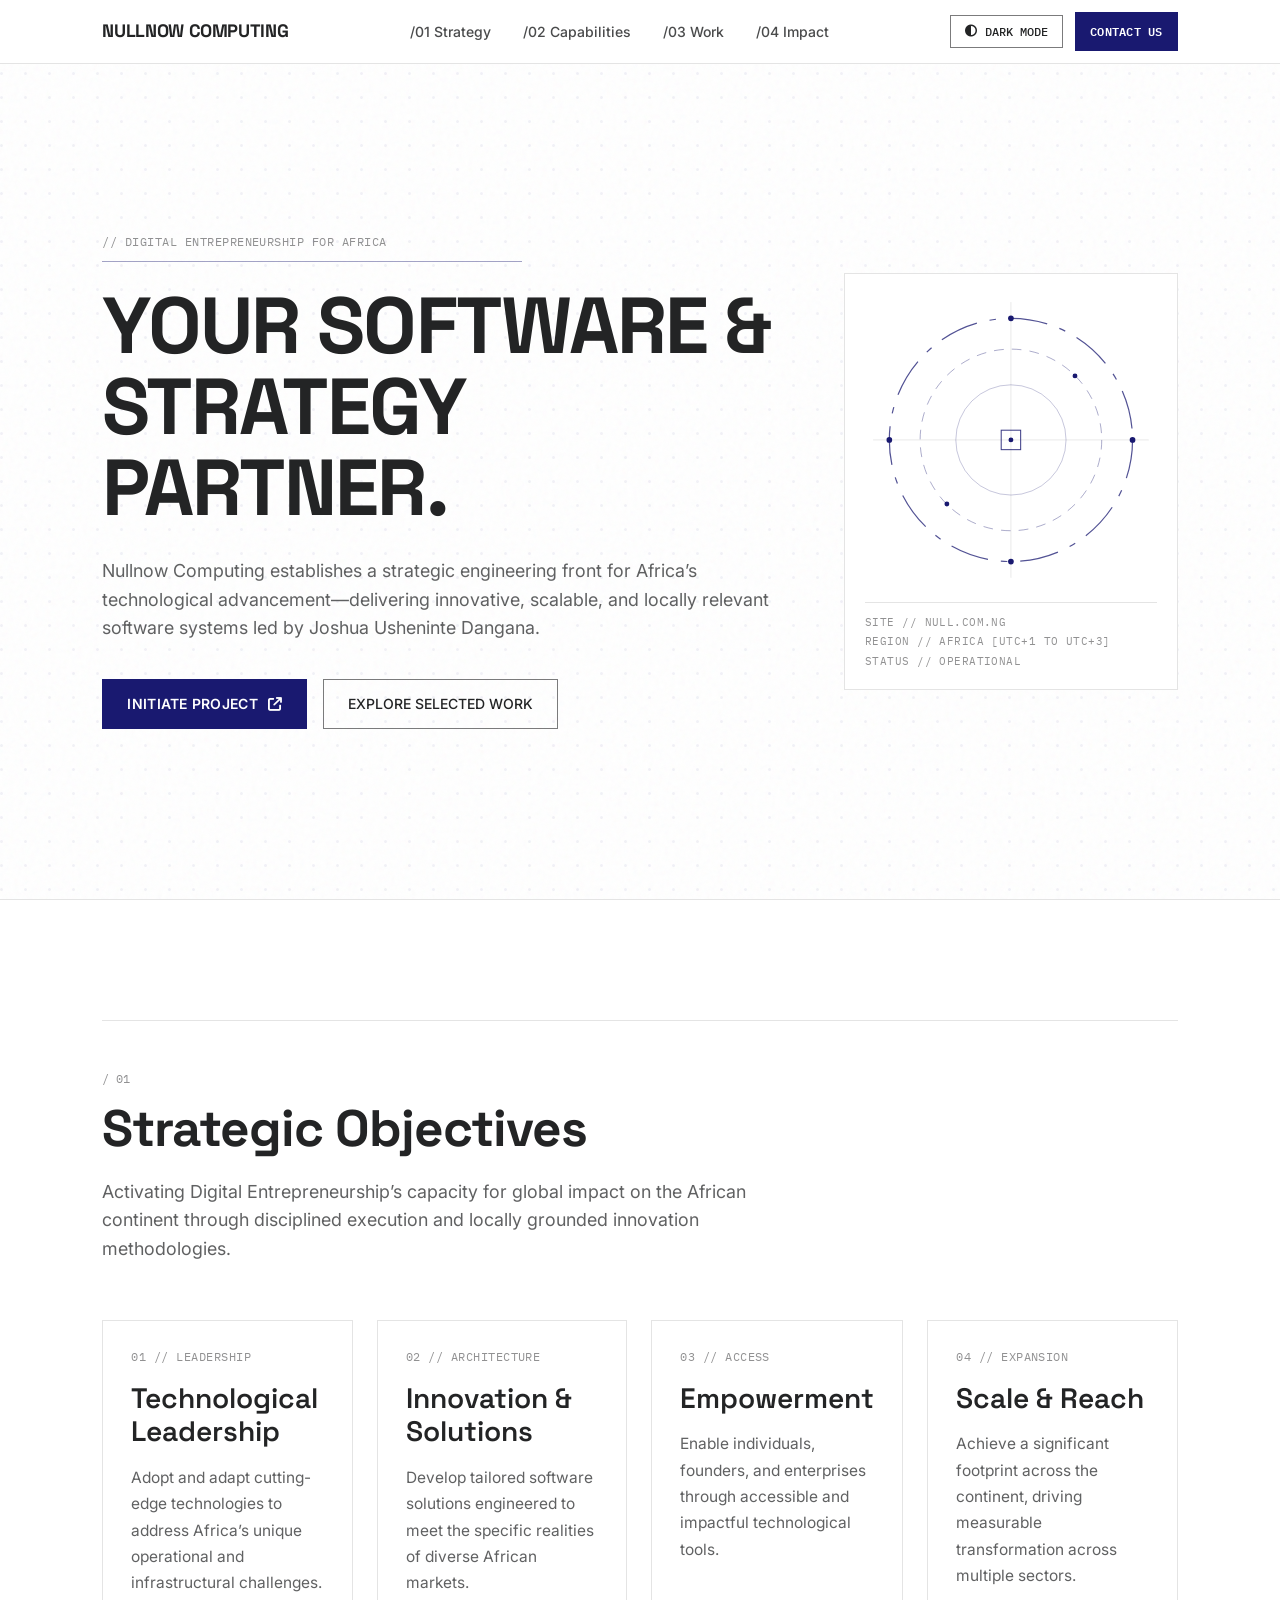
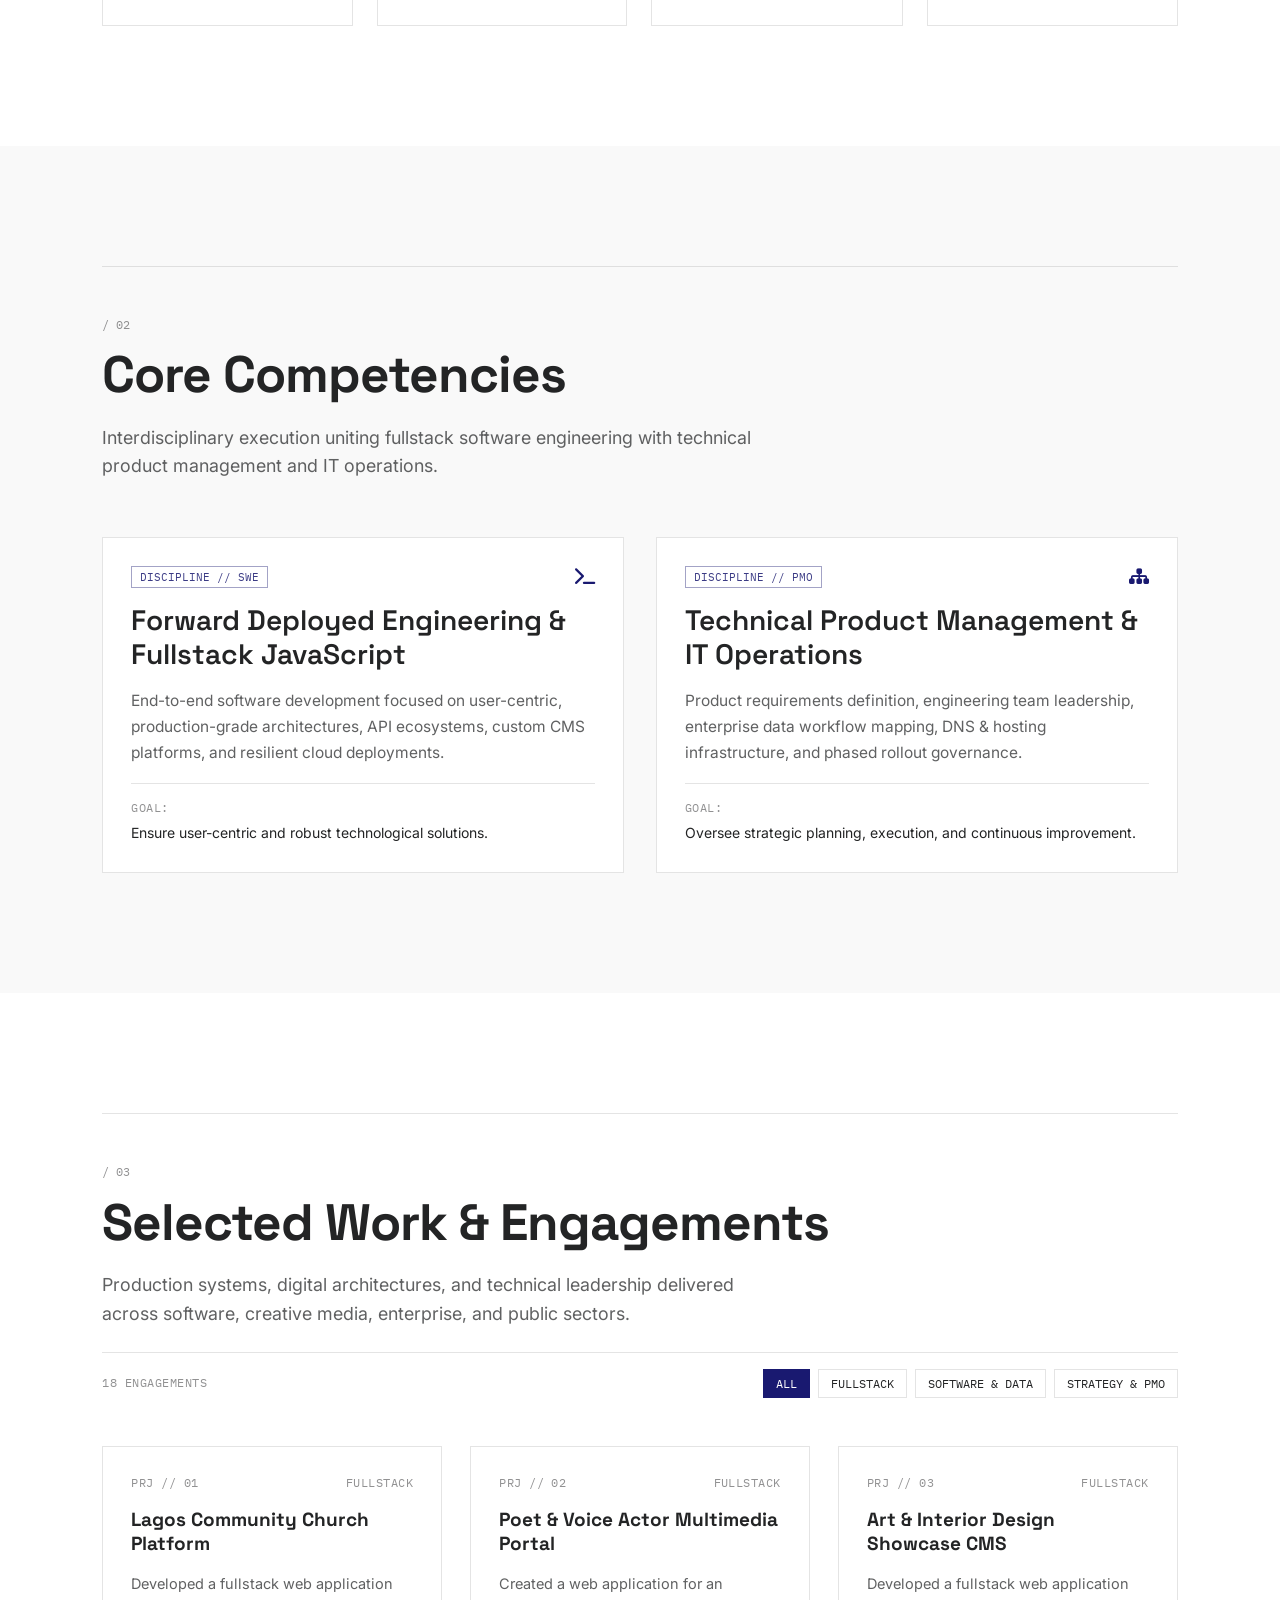
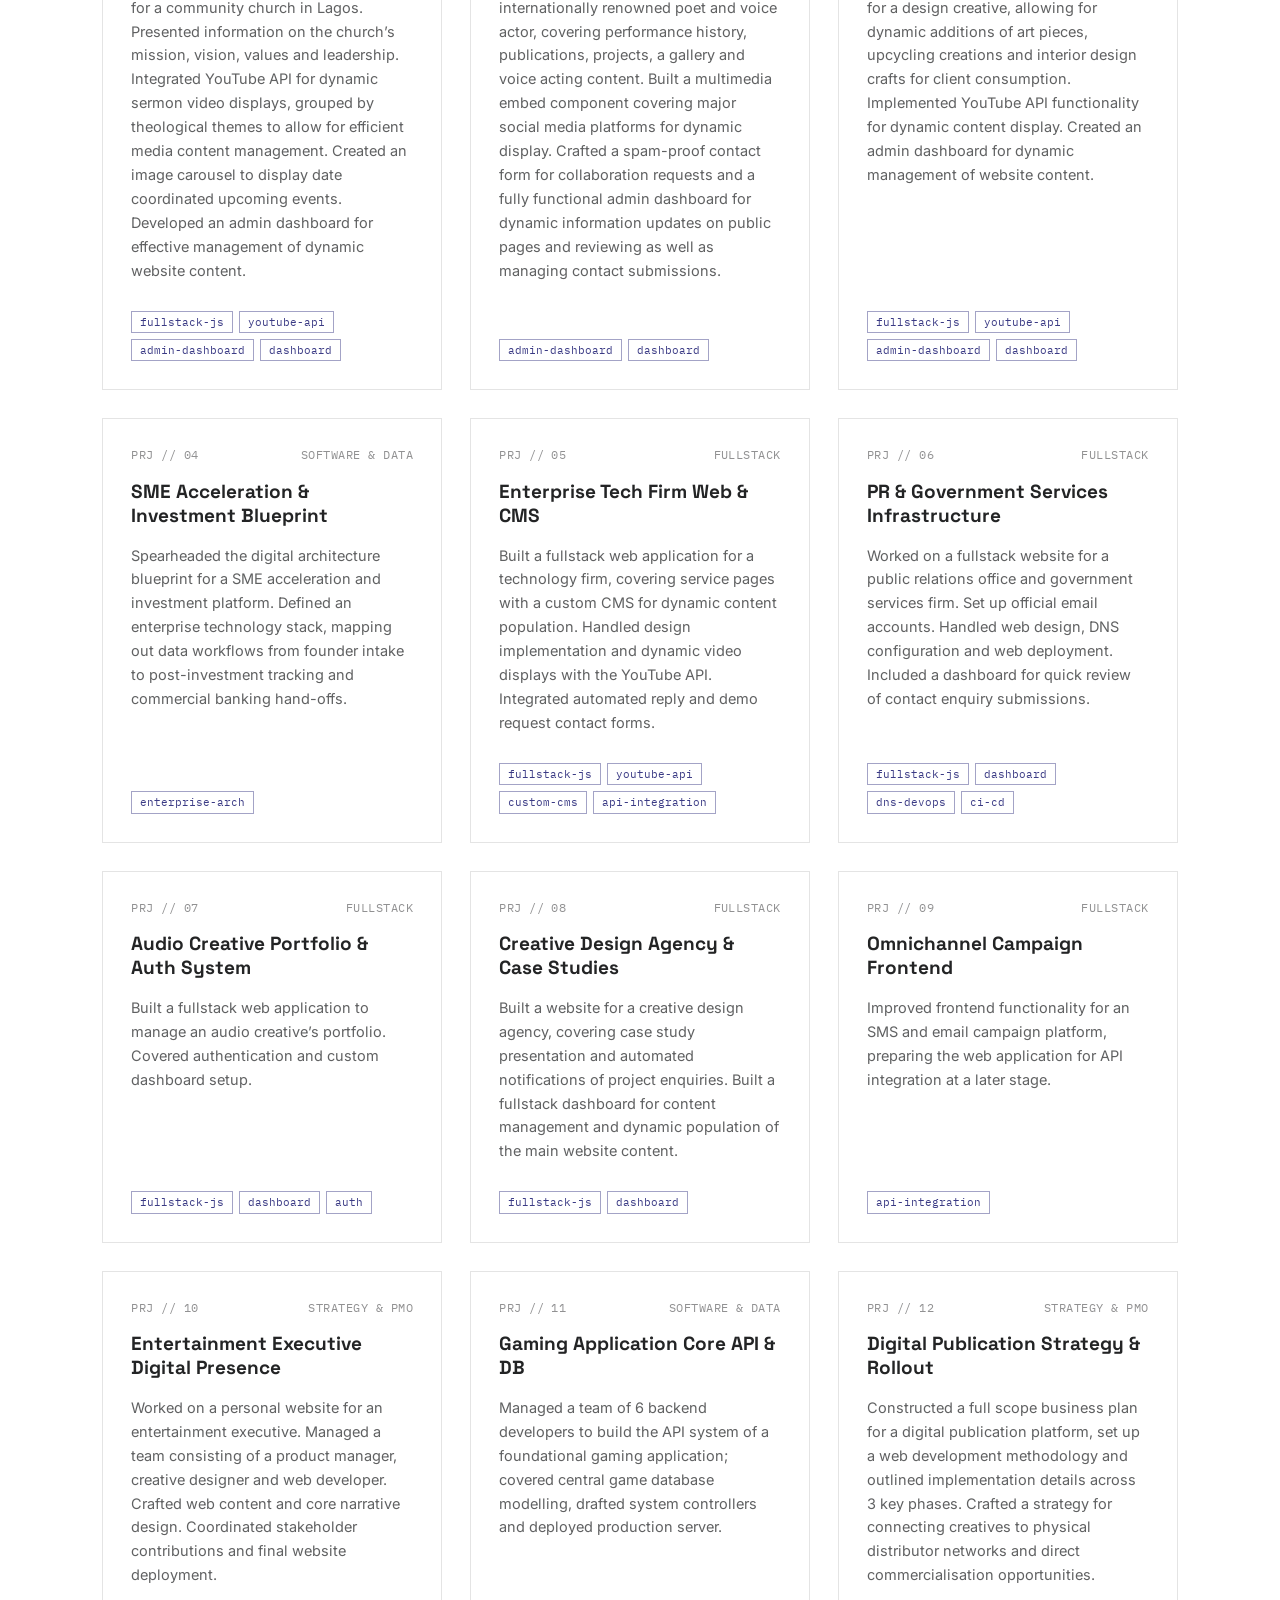
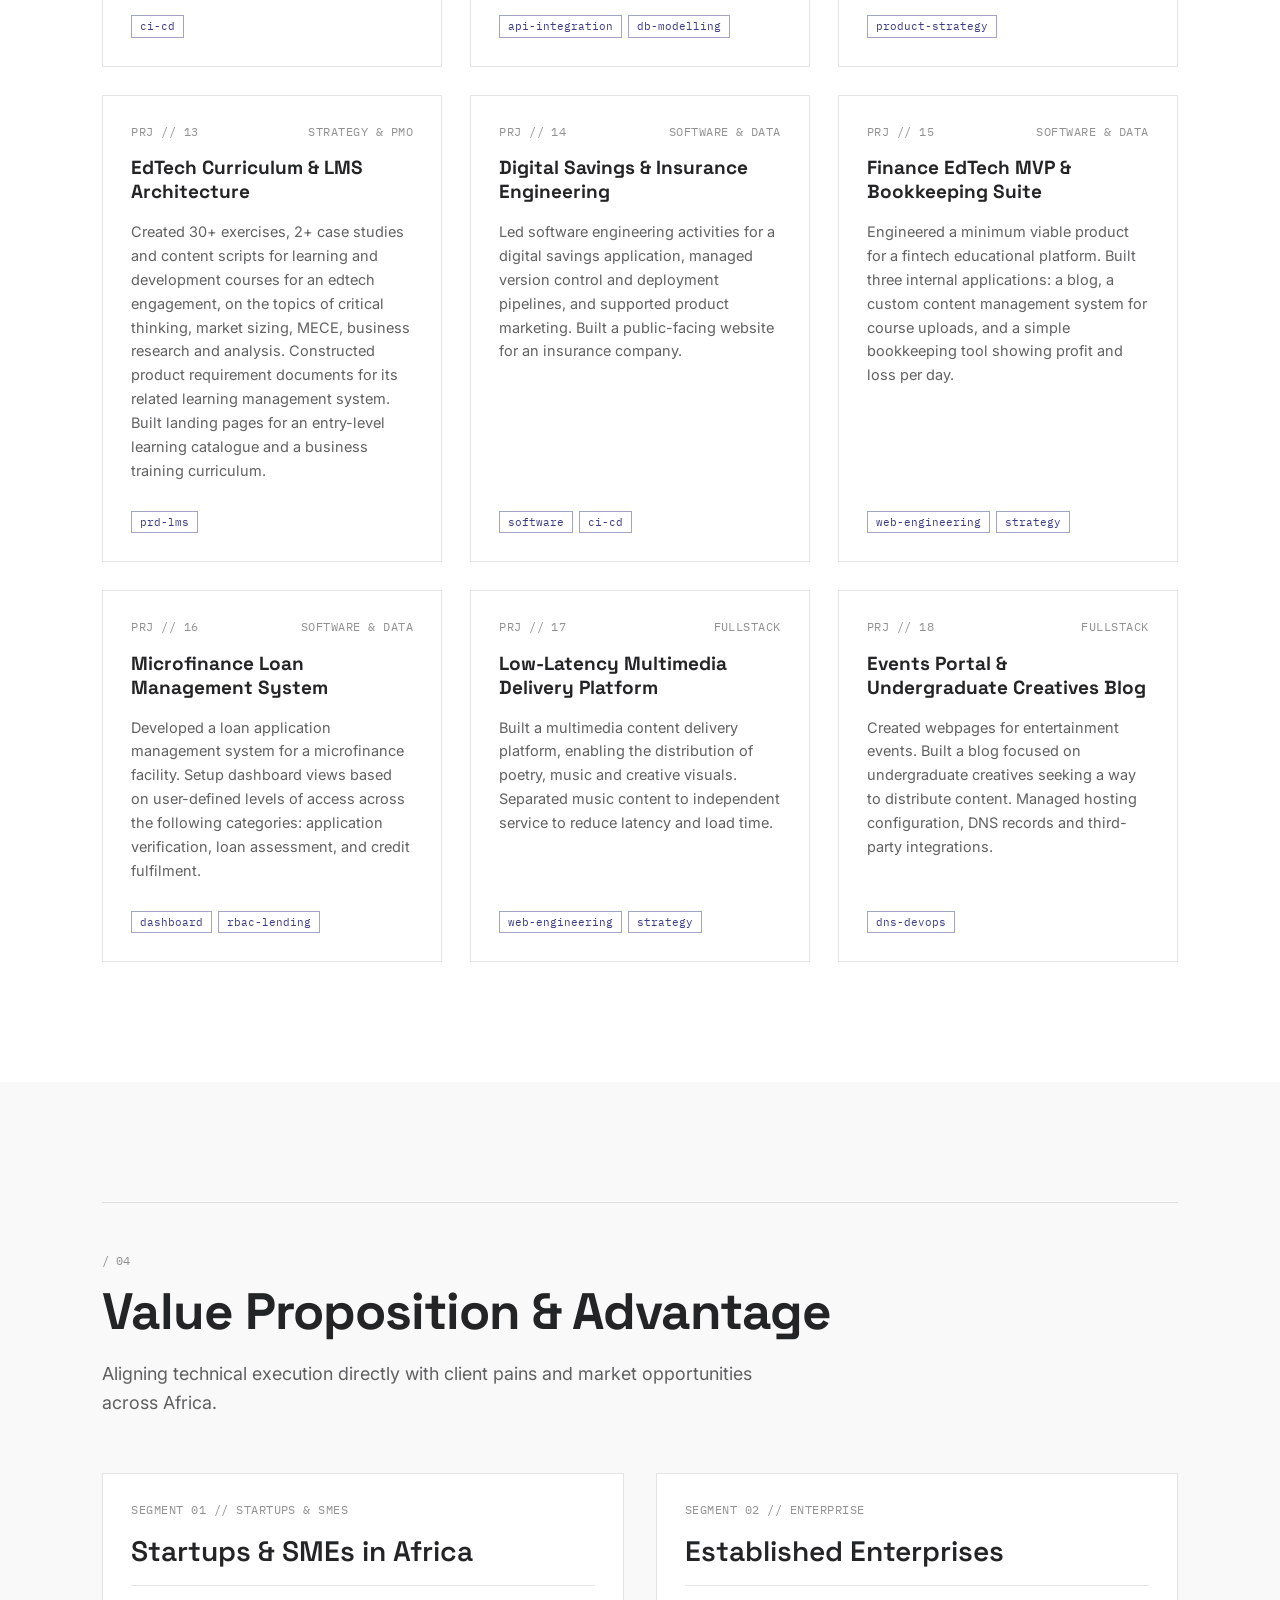
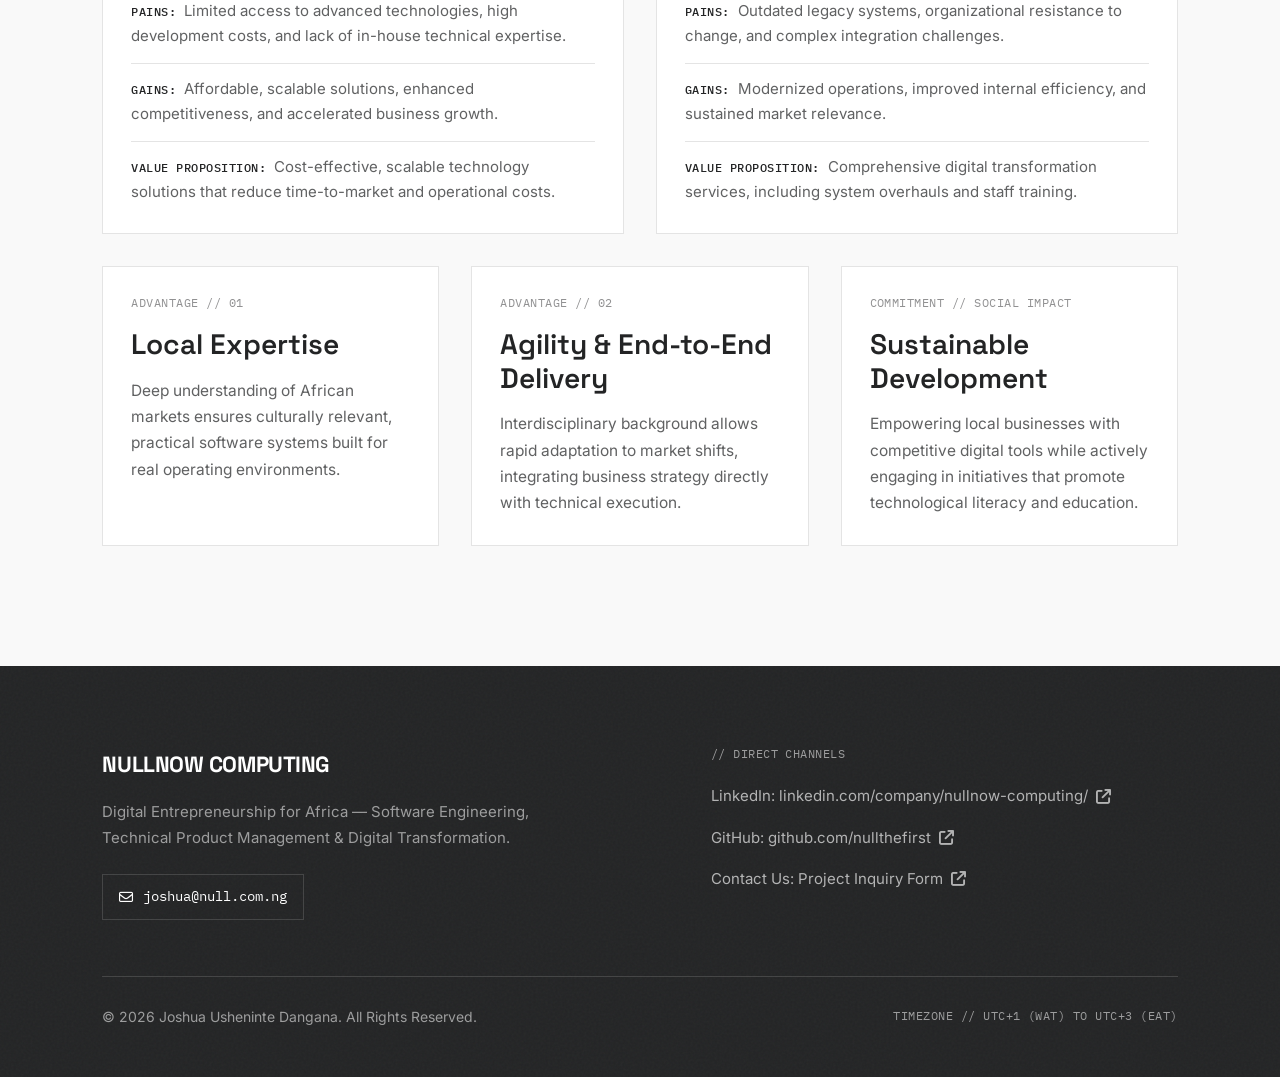
<file: index.html>
<!doctype html>
<html lang="en" data-theme="light">
  <head>
    <meta charset="UTF-8" />
    <meta name="viewport" content="width=device-width, initial-scale=1.0" />
    <title>Nullnow Computing | Your Software & Strategy Partner</title>
    <meta
      name="description"
      content="Information Technology Services by Joshua Usheninte Dangana — Digital Entrepreneurship for Africa"
    />

    <!-- Favicons -->
    <link
      rel="icon"
      type="image/png"
      href="/favicons/favicon-96x96.png"
      sizes="96x96"
    />
    <link rel="icon" type="image/svg+xml" href="/favicons/favicon.svg" />
    <link rel="shortcut icon" href="/favicons/favicon.ico" />
    <link
      rel="apple-touch-icon"
      sizes="180x180"
      href="/favicons/apple-touch-icon.png"
    />
    <meta name="apple-mobile-web-app-title" content="Nullnow" />
    <link rel="manifest" href="/favicons/site.webmanifest" />

    <!-- Google fintets: Space Grotesk, Inter, IBM Plex Mono -->
    <link rel="preconnect" href="https://fonts.googleapis.com" />
    <link rel="preconnect" href="https://fonts.gstatic.com" crossorigin />
    <link
      href="https://fonts.googleapis.com/css2?family=IBM+Plex+Mono:wght@400;500&family=Inter:wght@400;500;600&family=Space+Grotesk:wght@600;700&display=swap"
      rel="stylesheet"
    />

    <!-- FontAwesome 6 (Stroke/Regular & Solid/Brands) -->
    <link
      rel="stylesheet"
      href="https://cdnjs.cloudflare.com/ajax/libs/font-awesome/6.5.2/css/all.min.css"
      crossorigin="anonymous"
      referrerpolicy="no-referrer"
    />

    <link rel="stylesheet" href="styles.css" />
  </head>
  <body>
    <!-- Custom Dual-Layer Cursor -->
    <div class="cursor-wrapper" aria-hidden="true">
      <div class="cursor-dot" id="cursor-dot"></div>
      <div class="cursor-ring" id="cursor-ring"></div>
    </div>

    <!-- Navigation Bar -->
    <header class="navbar" id="navbar">
      <div class="navbar-inner">
        <a href="#top" class="brand-logo" data-glitch-link>
          NULLNOW COMPUTING
        </a>

        <nav class="nav-links" aria-label="Primary Navigation">
          <a href="#strategy" class="nav-link" data-glitch-link>/01 Strategy</a>
          <a href="#capabilities" class="nav-link" data-glitch-link
            >/02 Capabilities</a
          >
          <a href="#portfolio" class="nav-link" data-glitch-link>/03 Work</a>
          <a href="#impact" class="nav-link" data-glitch-link>/04 Impact</a>
        </nav>

        <div class="nav-actions">
          <button
            type="button"
            id="theme-toggle"
            class="btn-ghost btn-compact theme-toggle-btn"
            aria-label="Toggle dark and light theme"
          >
            <i class="fa-solid fa-circle-half-stroke" aria-hidden="true"></i>
            <span id="theme-label" class="theme-label-text">DARK MODE</span>
          </button>

          <a
            href="https://docs.google.com/forms/d/e/1FAIpQLSetu0RbOSJ1rqB1VJQr6gnyDKsHMhCpkK9qTsXu8V1j-IrXMw/viewform?usp=header"
            target="_blank"
            rel="noopener noreferrer"
            class="btn-primary btn-compact desktop-only"
          >
            CONTACT US
          </a>

          <button
            type="button"
            id="mobile-menu-btn"
            class="mobile-menu-btn"
            aria-label="Open menu"
            aria-expanded="false"
            aria-controls="mobile-drawer"
          >
            <i class="fa-solid fa-bars" aria-hidden="true"></i>
          </button>
        </div>
      </div>
    </header>

    <!-- Mobile Navigation Drawer -->
    <aside
      class="mobile-drawer"
      id="mobile-drawer"
      aria-label="Mobile Navigation"
      aria-hidden="true"
    >
      <div class="mobile-drawer-header">
        <span class="mono-label">/ NAVIGATION</span>
        <button
          type="button"
          id="mobile-close-btn"
          class="mobile-menu-btn"
          aria-label="Close menu"
        >
          <i class="fa-solid fa-xmark" aria-hidden="true"></i>
        </button>
      </div>
      <nav class="mobile-nav-list">
        <a href="#strategy" class="mobile-nav-link">/ 01 STRATEGY</a>
        <a href="#capabilities" class="mobile-nav-link">/ 02 CAPABILITIES</a>
        <a href="#portfolio" class="mobile-nav-link">/ 03 WORK PORTFOLIO</a>
        <a href="#impact" class="mobile-nav-link">/ 04 VALUE &amp; IMPACT</a>
        <a
          href="https://docs.google.com/forms/d/e/1FAIpQLSetu0RbOSJ1rqB1VJQr6gnyDKsHMhCpkK9qTsXu8V1j-IrXMw/viewform?usp=header"
          target="_blank"
          rel="noopener noreferrer"
          class="btn-primary mobile-cta-btn"
        >
          CONTACT US
        </a>
      </nav>
    </aside>

    <main id="top">
      <!-- HERO SECTION (100vh, Dot Grid + Grain Texture) -->
      <section class="hero-section">
        <div class="dot-grid-bg" aria-hidden="true"></div>
        <div class="grain-overlay" aria-hidden="true"></div>

        <div class="container hero-grid">
          <div class="hero-left">
            <div class="hero-overline-wrap">
              <span class="mono-label hero-overline"
                >// DIGITAL ENTREPRENEURSHIP FOR AFRICA</span
              >
              <div class="overline-rule"></div>
            </div>

            <h1
              class="display-xl hero-headline"
              id="hero-headline"
              data-final-text="YOUR SOFTWARE & STRATEGY PARTNER."
            >
              YOUR SOFTWARE &amp; STRATEGY PARTNER.
            </h1>

            <p class="body-lg hero-subheadline">
              Nullnow Computing establishes a strategic engineering front for
              Africa&rsquo;s technological advancement&mdash;delivering
              innovative, scalable, and locally relevant software systems led by
              Joshua Usheninte Dangana.
            </p>

            <div class="hero-cta-group">
              <a
                href="https://docs.google.com/forms/d/e/1FAIpQLSetu0RbOSJ1rqB1VJQr6gnyDKsHMhCpkK9qTsXu8V1j-IrXMw/viewform?usp=header"
                target="_blank"
                rel="noopener noreferrer"
                class="btn-primary"
              >
                INITIATE PROJECT
                <i
                  class="fa-solid fa-arrow-up-right-from-square"
                  aria-hidden="true"
                ></i>
              </a>
              <a href="#portfolio" class="btn-ghost"> EXPLORE SELECTED WORK </a>
            </div>
          </div>

          <!-- Hero Right-Side Element: Option C — HUD Data Ring -->
          <div class="hero-right" aria-hidden="true">
            <div class="hud-container">
              <svg
                class="hud-svg"
                viewBox="0 0 360 360"
                fill="none"
                xmlns="http://www.w3.org/2000/svg"
              >
                <!-- Outer Static Crosshairs -->
                <line x1="180" y1="10" x2="180" y2="350" class="hud-axis" />
                <line x1="10" y1="180" x2="350" y2="180" class="hud-axis" />

                <!-- Outer Clockwise Rotating Ring -->
                <g class="hud-ring-cw">
                  <circle
                    cx="180"
                    cy="180"
                    r="150"
                    class="hud-stroke-primary"
                    stroke-dasharray="48 16 8 16"
                  />
                  <circle cx="180" cy="30" r="3.5" class="hud-dot" />
                  <circle cx="330" cy="180" r="3.5" class="hud-dot" />
                  <circle cx="180" cy="330" r="3.5" class="hud-dot" />
                  <circle cx="30" cy="180" r="3.5" class="hud-dot" />
                </g>

                <!-- Middle Counter-Clockwise Ring -->
                <g class="hud-ring-ccw">
                  <circle
                    cx="180"
                    cy="180"
                    r="112"
                    class="hud-stroke-secondary"
                    stroke-dasharray="12 10"
                  />
                  <circle cx="259" cy="101" r="3" class="hud-dot" />
                  <circle cx="101" cy="259" r="3" class="hud-dot" />
                </g>

                <!-- Inner Precision Ring -->
                <circle cx="180" cy="180" r="68" class="hud-stroke-inner" />
                <rect
                  x="168"
                  y="168"
                  width="24"
                  height="24"
                  class="hud-core-box"
                />
                <circle cx="180" cy="180" r="3" class="hud-dot" />
              </svg>

              <div class="hud-readout mono-label">
                <span>SITE // NULL.COM.NG</span>
                <span>REGION // AFRICA [UTC+1 to UTC+3]</span>
                <span>STATUS // OPERATIONAL</span>
              </div>
            </div>
          </div>
        </div>
      </section>

      <!-- SECTION 01: STRATEGIC OBJECTIVES -->
      <section id="strategy" class="section-block" data-scanline-section>
        <div class="container">
          <div class="divider-rule" data-reveal-rule></div>

          <div class="section-header" data-reveal>
            <span class="section-index">/ 01</span>
            <h2 class="display-lg">Strategic Objectives</h2>
            <p class="body-lg section-lead">
              Activating Digital Entrepreneurship&rsquo;s capacity for global
              impact on the African continent through disciplined execution and
              locally grounded innovation methodologies.
            </p>
          </div>

          <div class="grid-4">
            <article class="spec-card" data-reveal>
              <div class="card-top-bar"></div>
              <span class="mono-label card-num">01 // LEADERSHIP</span>
              <h3 class="display-md">Technological Leadership</h3>
              <p class="body-text">
                Adopt and adapt cutting-edge technologies to address
                Africa&rsquo;s unique operational and infrastructural
                challenges.
              </p>
            </article>

            <article class="spec-card" data-reveal>
              <div class="card-top-bar"></div>
              <span class="mono-label card-num">02 // ARCHITECTURE</span>
              <h3 class="display-md">Innovation &amp; Solutions</h3>
              <p class="body-text">
                Develop tailored software solutions engineered to meet the
                specific realities of diverse African markets.
              </p>
            </article>

            <article class="spec-card" data-reveal>
              <div class="card-top-bar"></div>
              <span class="mono-label card-num">03 // ACCESS</span>
              <h3 class="display-md">Empowerment</h3>
              <p class="body-text">
                Enable individuals, founders, and enterprises through accessible
                and impactful technological tools.
              </p>
            </article>

            <article class="spec-card" data-reveal>
              <div class="card-top-bar"></div>
              <span class="mono-label card-num">04 // EXPANSION</span>
              <h3 class="display-md">Scale &amp; Reach</h3>
              <p class="body-text">
                Achieve a significant footprint across the continent, driving
                measurable transformation across multiple sectors.
              </p>
            </article>
          </div>
        </div>
      </section>

      <!-- SECTION 02: CORE COMPETENCIES -->
      <section
        id="capabilities"
        class="section-block section-surface"
        data-scanline-section
      >
        <div class="container">
          <div class="divider-rule" data-reveal-rule></div>

          <div class="section-header" data-reveal>
            <span class="section-index">/ 02</span>
            <h2 class="display-lg">Core Competencies</h2>
            <p class="body-lg section-lead">
              Interdisciplinary execution uniting fullstack software engineering
              with technical product management and IT operations.
            </p>
          </div>

          <div class="grid-2">
            <article class="spec-card competency-card" data-reveal>
              <div class="card-top-bar"></div>
              <div class="competency-meta">
                <span class="stack-badge">DISCIPLINE // SWE</span>
                <i
                  class="fa-solid fa-terminal card-icon"
                  aria-hidden="true"
                ></i>
              </div>
              <h3 class="display-md">
                Forward Deployed Engineering &amp; Fullstack JavaScript
              </h3>
              <p class="body-text">
                End-to-end software development focused on user-centric,
                production-grade architectures, API ecosystems, custom CMS
                platforms, and resilient cloud deployments.
              </p>
              <div class="competency-goal">
                <span class="mono-label">GOAL:</span>
                <span
                  >Ensure user-centric and robust technological solutions.</span
                >
              </div>
            </article>

            <article class="spec-card competency-card" data-reveal>
              <div class="card-top-bar"></div>
              <div class="competency-meta">
                <span class="stack-badge">DISCIPLINE // PMO</span>
                <i class="fa-solid fa-sitemap card-icon" aria-hidden="true"></i>
              </div>
              <h3 class="display-md">
                Technical Product Management &amp; IT Operations
              </h3>
              <p class="body-text">
                Product requirements definition, engineering team leadership,
                enterprise data workflow mapping, DNS &amp; hosting
                infrastructure, and phased rollout governance.
              </p>
              <div class="competency-goal">
                <span class="mono-label">GOAL:</span>
                <span
                  >Oversee strategic planning, execution, and continuous
                  improvement.</span
                >
              </div>
            </article>
          </div>
        </div>
      </section>

      <!-- SECTION 03: WORK PORTFOLIO (Dynamically Populated from portfolio.js) -->
      <section id="portfolio" class="section-block" data-scanline-section>
        <div class="container">
          <div class="divider-rule" data-reveal-rule></div>

          <div class="portfolio-header-row" data-reveal>
            <div class="section-header">
              <span class="section-index">/ 03</span>
              <h2 class="display-lg">Selected Work &amp; Engagements</h2>
              <p class="body-lg section-lead">
                Production systems, digital architectures, and technical
                leadership delivered across software, creative media,
                enterprise, and public sectors.
              </p>
            </div>

            <div class="portfolio-controls">
              <span class="mono-label" id="portfolio-count">00 PROJECTS</span>
              <div
                class="filter-bar"
                role="group"
                aria-label="Filter portfolio"
              >
                <button
                  type="button"
                  class="filter-btn active"
                  data-filter="ALL"
                >
                  ALL
                </button>
                <button
                  type="button"
                  class="filter-btn"
                  data-filter="FULLSTACK"
                >
                  FULLSTACK
                </button>
                <button
                  type="button"
                  class="filter-btn"
                  data-filter="SOFTWARE & DATA"
                >
                  SOFTWARE &amp; DATA
                </button>
                <button
                  type="button"
                  class="filter-btn"
                  data-filter="STRATEGY & PMO"
                >
                  STRATEGY &amp; PMO
                </button>
              </div>
            </div>
          </div>

          <!-- Populated dynamically via app.js reading portfolio.js -->
          <div class="portfolio-grid" id="portfolio-grid"></div>
        </div>
      </section>

      <!-- SECTION 04: VALUE PROPOSITION CANVAS & SOCIAL IMPACT -->
      <section
        id="impact"
        class="section-block section-surface"
        data-scanline-section
      >
        <div class="container">
          <div class="divider-rule" data-reveal-rule></div>

          <div class="section-header" data-reveal>
            <span class="section-index">/ 04</span>
            <h2 class="display-lg">Value Proposition &amp; Advantage</h2>
            <p class="body-lg section-lead">
              Aligning technical execution directly with client pains and market
              opportunities across Africa.
            </p>
          </div>

          <!-- Value Proposition Canvas -->
          <div class="grid-2 vpc-grid">
            <article class="spec-card" data-reveal>
              <div class="card-top-bar"></div>
              <span class="mono-label card-num"
                >SEGMENT 01 // STARTUPS &amp; SMEs</span
              >
              <h3 class="display-md">Startups &amp; SMEs in Africa</h3>
              <ul class="spec-list">
                <li>
                  <span class="mono-label">PAINS:</span> Limited access to
                  advanced technologies, high development costs, and lack of
                  in-house technical expertise.
                </li>
                <li>
                  <span class="mono-label">GAINS:</span> Affordable, scalable
                  solutions, enhanced competitiveness, and accelerated business
                  growth.
                </li>
                <li>
                  <span class="mono-label">VALUE PROPOSITION:</span>
                  Cost-effective, scalable technology solutions that reduce
                  time-to-market and operational costs.
                </li>
              </ul>
            </article>

            <article class="spec-card" data-reveal>
              <div class="card-top-bar"></div>
              <span class="mono-label card-num">SEGMENT 02 // ENTERPRISE</span>
              <h3 class="display-md">Established Enterprises</h3>
              <ul class="spec-list">
                <li>
                  <span class="mono-label">PAINS:</span> Outdated legacy
                  systems, organizational resistance to change, and complex
                  integration challenges.
                </li>
                <li>
                  <span class="mono-label">GAINS:</span> Modernized operations,
                  improved internal efficiency, and sustained market relevance.
                </li>
                <li>
                  <span class="mono-label">VALUE PROPOSITION:</span>
                  Comprehensive digital transformation services, including
                  system overhauls and staff training.
                </li>
              </ul>
            </article>
          </div>

          <!-- Differentiation & Social Impact -->
          <div class="grid-3 advantage-grid">
            <article class="spec-card" data-reveal>
              <div class="card-top-bar"></div>
              <span class="mono-label card-num">ADVANTAGE // 01</span>
              <h3 class="display-md">Local Expertise</h3>
              <p class="body-text">
                Deep understanding of African markets ensures culturally
                relevant, practical software systems built for real operating
                environments.
              </p>
            </article>

            <article class="spec-card" data-reveal>
              <div class="card-top-bar"></div>
              <span class="mono-label card-num">ADVANTAGE // 02</span>
              <h3 class="display-md">Agility &amp; End-to-End Delivery</h3>
              <p class="body-text">
                Interdisciplinary background allows rapid adaptation to market
                shifts, integrating business strategy directly with technical
                execution.
              </p>
            </article>

            <article class="spec-card" data-reveal>
              <div class="card-top-bar"></div>
              <span class="mono-label card-num"
                >COMMITMENT // SOCIAL IMPACT</span
              >
              <h3 class="display-md">Sustainable Development</h3>
              <p class="body-text">
                Empowering local businesses with competitive digital tools while
                actively engaging in initiatives that promote technological
                literacy and education.
              </p>
            </article>
          </div>
        </div>
      </section>
    </main>

    <!-- FOOTER (Always #232425 Dark Surface with Grain Overlay) -->
    <footer class="site-footer">
      <div class="grain-overlay" aria-hidden="true"></div>
      <div class="container footer-inner">
        <div class="footer-top">
          <div class="footer-brand" data-reveal>
            <span class="footer-logo">NULLNOW COMPUTING</span>
            <p class="footer-tagline">
              Digital Entrepreneurship for Africa &mdash; Software Engineering,
              Technical Product Management &amp; Digital Transformation.
            </p>
            <a href="mailto:joshua@null.com.ng" class="footer-email">
              <i class="fa-regular fa-envelope" aria-hidden="true"></i>
              joshua@null.com.ng
            </a>
          </div>

          <div class="footer-links-group" data-reveal>
            <span class="mono-label footer-col-title">// DIRECT CHANNELS</span>
            <ul class="footer-links">
              <li>
                <a
                  href="https://linkedin.com/company/nullnow-computing/"
                  target="_blank"
                  rel="noopener noreferrer"
                  class="footer-link"
                >
                  <span>LinkedIn: linkedin.com/company/nullnow-computing/</span>
                  <i
                    class="fa-solid fa-arrow-up-right-from-square"
                    aria-hidden="true"
                  ></i>
                </a>
              </li>
              <li>
                <a
                  href="https://github.com/nullthefirst"
                  target="_blank"
                  rel="noopener noreferrer"
                  class="footer-link"
                >
                  <span>GitHub: github.com/nullthefirst</span>
                  <i
                    class="fa-solid fa-arrow-up-right-from-square"
                    aria-hidden="true"
                  ></i>
                </a>
              </li>
              <li>
                <a
                  href="https://docs.google.com/forms/d/e/1FAIpQLSetu0RbOSJ1rqB1VJQr6gnyDKsHMhCpkK9qTsXu8V1j-IrXMw/viewform?usp=header"
                  target="_blank"
                  rel="noopener noreferrer"
                  class="footer-link"
                >
                  <span>Contact Us: Project Inquiry Form</span>
                  <i
                    class="fa-solid fa-arrow-up-right-from-square"
                    aria-hidden="true"
                  ></i>
                </a>
              </li>
            </ul>
          </div>
        </div>

        <div class="footer-bottom">
          <p class="footer-copyright">
            &copy; <span id="copyright-year"></span> Joshua Usheninte Dangana.
            All Rights Reserved.
          </p>
          <span class="mono-label footer-tz"
            >TIMEZONE // UTC+1 (WAT) to UTC+3 (EAT)</span
          >
        </div>
      </div>
    </footer>

    <!-- Portfolio Data File (Easily editable standalone array) -->
    <script src="portfolio.js"></script>
    <!-- Core Motion, Theme Switcher, Cursor & DOM Hydration -->
    <script src="app.js"></script>

    <!-- Google Tag Manager -->
    <script
      async
      src="https://www.googletagmanager.com/gtm.js?id=G-1N2KBN17G4"
    ></script>
    <script>
      window.dataLayer = window.dataLayer || [];
      function gtag() {
        dataLayer.push(arguments);
      }
      gtag("js", new Date());
    </script>
  </body>
</html>
</file>
<file: styles.css>
/* ==========================================================================
   Nullnow Computing — UI Design System
   Strict adherence: #191970 Primary, #232425 Dark, #ffffff White,
   0px border-radius, zero gradients, Space Grotesk / Inter / IBM Plex Mono.
   ========================================================================== */

:root {
  /* Core Palette Tokens (Light Mode Default) */
  --color-primary: #191970;
  --color-primary-hover: rgba(25, 25, 112, 0.9);
  --color-primary-active: rgba(25, 25, 112, 0.8);
  --color-primary-tint: rgba(25, 25, 112, 0.05);
  --color-primary-badge-bg: rgba(25, 25, 112, 0.1);
  --color-primary-border: rgba(25, 25, 112, 0.4);
  --color-primary-text: rgba(25, 25, 112, 0.85);
  --color-glow: rgba(25, 25, 112, 0.25);

  --color-bg: #ffffff;
  --color-surface: #f9f9f9;
  --color-card: #ffffff;
  --color-text: #232425;
  --color-text-secondary: rgba(35, 36, 37, 0.72);
  --color-muted: rgba(35, 36, 37, 0.5);
  --color-border: rgba(35, 36, 37, 0.12);
  --color-border-strong: rgba(35, 36, 37, 0.6);

  /* Footer Fixed Dark Surface */
  --footer-bg: #232425;
  --footer-text: #ffffff;
  --footer-muted: rgba(255, 255, 255, 0.55);
  --footer-border: rgba(255, 255, 255, 0.14);

  /* Typography */
  --font-display: "Space Grotesk", sans-serif;
  --font-body: "Inter", sans-serif;
  --font-mono: "IBM Plex Mono", monospace;

  /* Motion Curves */
  --ease-out: cubic-bezier(0.16, 1, 0.3, 1);
  --ease-in-out: cubic-bezier(0.4, 0, 0.2, 1);
  --ease-snap: cubic-bezier(0.25, 0, 0, 1);

  /* Layout */
  --outer-margin: 5vw;
}

/* Dark Theme Switcher Tokens */
[data-theme="dark"] {
  --color-primary: #6366f1;
  --color-primary-hover: rgba(99, 102, 241, 0.9);
  --color-primary-active: rgba(99, 102, 241, 0.8);
  --color-primary-tint: rgba(99, 102, 241, 0.08);
  --color-primary-badge-bg: rgba(99, 102, 241, 0.14);
  --color-primary-border: rgba(99, 102, 241, 0.45);
  --color-primary-text: rgba(165, 180, 252, 0.95);
  --color-glow: rgba(99, 102, 241, 0.28);

  --color-bg: #161718;
  --color-surface: #1d1e20;
  --color-card: #1b1c1e;
  --color-text: #ffffff;
  --color-text-secondary: rgba(255, 255, 255, 0.74);
  --color-muted: rgba(255, 255, 255, 0.5);
  --color-border: rgba(255, 255, 255, 0.12);
  --color-border-strong: rgba(255, 255, 255, 0.55);

  --footer-bg: #111213;
}

@media (min-width: 1280px) {
  :root {
    --outer-margin: 8vw;
  }
}

/* ==========================================================================
   Reset & Base
   ========================================================================== */

*,
*::before,
*::after {
  box-sizing: border-box;
  border-radius: 0 !important; /* Strict 0px sharp corners */
}

html {
  scroll-behavior: smooth;
  font-size: 16px;
}

body {
  margin: 0;
  background-color: var(--color-bg);
  color: var(--color-text);
  font-family: var(--font-body);
  line-height: 1.7;
  font-style: normal;
  overflow-x: hidden;
  transition:
    background-color 200ms var(--ease-out),
    color 200ms var(--ease-out);
}

/* Custom Scrollbar */
::-webkit-scrollbar {
  width: 4px;
}
::-webkit-scrollbar-track {
  background: transparent;
}
::-webkit-scrollbar-thumb {
  background: var(--color-primary);
}

/* Focus Outline Rule */
:focus-visible {
  outline: 2px solid var(--color-primary);
  outline-offset: 2px;
}

/* Hide default cursor on desktop pointer devices */
@media (hover: hover) and (pointer: fine) {
  body,
  a,
  button {
    cursor: none;
  }
}

/* ==========================================================================
   Custom Dual-Layer Cursor
   ========================================================================== */

.cursor-wrapper {
  position: fixed;
  inset: 0;
  z-index: 9999;
  pointer-events: none;
  opacity: 0;
  transition: opacity 150ms var(--ease-out);
}

.cursor-wrapper.visible {
  opacity: 1;
}

.cursor-dot {
  position: fixed;
  top: 0;
  left: 0;
  width: 6px;
  height: 6px;
  background-color: var(--color-primary);
  border-radius: 50% !important; /* Explicit exception for custom cursor circle */
  transform: translate(-50%, -50%);
  pointer-events: none;
  transition:
    width 150ms var(--ease-snap),
    height 150ms var(--ease-snap);
}

.cursor-ring {
  position: fixed;
  top: 0;
  left: 0;
  width: 28px;
  height: 28px;
  border: 1px solid var(--color-primary);
  opacity: 0.45;
  border-radius: 50% !important; /* Explicit exception for custom cursor circle */
  transform: translate(-50%, -50%);
  pointer-events: none;
  transition:
    width 200ms var(--ease-out),
    height 200ms var(--ease-out),
    background-color 200ms var(--ease-out),
    opacity 200ms var(--ease-out);
}

.cursor-wrapper.hovering .cursor-ring {
  width: 48px;
  height: 48px;
  background-color: var(--color-primary-badge-bg);
  opacity: 0.9;
}

.cursor-wrapper.clicking .cursor-dot {
  width: 3px;
  height: 3px;
}

.cursor-wrapper.clicking .cursor-ring {
  width: 22px;
  height: 22px;
}

.cursor-wrapper.text-hover .cursor-ring {
  opacity: 0.25;
}

@media (hover: none), (pointer: coarse) {
  .cursor-wrapper {
    display: none !important;
  }
}

/* ==========================================================================
   Typography Utilities
   ========================================================================== */

.display-xl {
  font-family: var(--font-display);
  font-weight: 700;
  font-size: clamp(2.5rem, 6.2vw, 5.5rem); /* 40px mobile -> 88px desktop */
  line-height: 1.02;
  letter-spacing: -0.025em;
  text-transform: uppercase;
  margin: 0;
}

.display-lg {
  font-family: var(--font-display);
  font-weight: 700;
  font-size: clamp(2rem, 4vw, 3.75rem); /* 32px -> 60px */
  line-height: 1.1;
  letter-spacing: -0.02em;
  margin: 0;
}

.display-md {
  font-family: var(--font-display);
  font-weight: 600;
  font-size: clamp(1.375rem, 2.2vw, 1.875rem); /* 22px -> 30px */
  line-height: 1.2;
  margin: 0;
}

.body-lg {
  font-family: var(--font-body);
  font-weight: 400;
  font-size: clamp(1.0625rem, 1.4vw, 1.25rem);
  line-height: 1.6;
  max-width: 680px;
  color: var(--color-text-secondary);
  margin: 0;
}

.body-text {
  font-family: var(--font-body);
  font-weight: 400;
  font-size: 0.96875rem; /* 15.5px */
  line-height: 1.7;
  max-width: 680px;
  color: var(--color-text-secondary);
  margin: 0;
}

.mono-label {
  font-family: var(--font-mono);
  font-weight: 400;
  font-size: 0.75rem; /* 12px */
  line-height: 1.4;
  text-transform: uppercase;
  letter-spacing: 0.04em;
  color: var(--color-muted);
}

/* ==========================================================================
   Layout & Containers
   ========================================================================== */

.container {
  width: 100%;
  padding-inline: var(--outer-margin);
  max-width: 1600px;
  margin-inline: auto;
}

.section-block {
  position: relative;
  padding-block: 72px;
  overflow: hidden;
}

@media (min-width: 768px) {
  .section-block {
    padding-block: 96px;
  }
}

@media (min-width: 1024px) {
  .section-block {
    padding-block: 120px;
  }
}

.section-surface {
  background-color: var(--color-surface);
}

.section-header {
  margin-top: 48px;
  margin-bottom: 56px;
}

.section-index {
  display: block;
  font-family: var(--font-mono);
  font-size: 0.75rem;
  text-transform: uppercase;
  color: var(--color-muted);
  margin-bottom: 12px;
}

.section-lead {
  margin-top: 20px;
}

/* Thin Animated Divider Rule */
.divider-rule {
  height: 1px;
  width: 0%;
  background-color: var(--color-border);
  transition: width 500ms var(--ease-out);
}

.divider-rule.revealed {
  width: 100%;
}

/* Scroll Scanline */
.section-scanline {
  position: absolute;
  top: 0;
  left: 0;
  width: 100%;
  height: 1px;
  background-color: var(--color-primary);
  opacity: 0.35;
  pointer-events: none;
  z-index: 20;
  animation: scanlineSweep 220ms var(--ease-out) forwards;
}

@keyframes scanlineSweep {
  0% {
    transform: translateY(0);
    opacity: 0.4;
  }
  90% {
    opacity: 0.3;
  }
  100% {
    transform: translateY(320px);
    opacity: 0;
  }
}

/* ==========================================================================
   Navbar & Mobile Drawer (Mobile-First Responsive)
   ========================================================================== */

.navbar {
  position: fixed;
  top: 0;
  left: 0;
  width: 100%;
  height: 64px;
  z-index: 1000;
  background-color: var(--color-bg);
  border-bottom: 1px solid var(--color-border);
  opacity: 0;
  transform: translateY(-8px);
  animation: navEnter 250ms var(--ease-out) forwards;
  transition:
    background-color 200ms var(--ease-out),
    box-shadow 200ms var(--ease-out),
    border-color 200ms var(--ease-out);
}

.navbar.scrolled {
  background-color: color-mix(in srgb, var(--color-bg) 92%, transparent);
  backdrop-filter: blur(6px);
  box-shadow: 0 1px 12px rgba(35, 36, 37, 0.08);
}

@keyframes navEnter {
  to {
    opacity: 1;
    transform: translateY(0);
  }
}

.navbar-inner {
  height: 100%;
  padding-inline: var(--outer-margin);
  display: flex;
  align-items: center;
  justify-content: space-between;
  gap: 12px;
  min-width: 0;
}

.brand-logo {
  font-family: var(--font-display);
  font-weight: 700;
  font-size: 0.9375rem; /* 15px on narrow mobile so full brand fits cleanly */
  letter-spacing: -0.02em;
  color: var(--color-text);
  text-decoration: none;
  display: inline-flex;
  align-items: center;
  white-space: nowrap;
  flex-shrink: 0;
}

@media (min-width: 400px) {
  .brand-logo {
    font-size: 1rem;
  }
}

@media (min-width: 768px) {
  .brand-logo {
    font-size: 1.125rem;
  }
}

.brand-accent {
  color: var(--color-primary);
}

.nav-links {
  display: none;
  align-items: center;
  gap: 24px;
}

@media (min-width: 1024px) {
  .nav-links {
    display: flex;
  }
}

@media (min-width: 1280px) {
  .nav-links {
    gap: 32px;
  }
}

.nav-link {
  position: relative;
  font-family: var(--font-body);
  font-weight: 500;
  font-size: 0.875rem;
  color: var(--color-text);
  opacity: 0.82;
  text-decoration: none;
  padding-block: 4px;
  white-space: nowrap;
  transition:
    opacity 200ms var(--ease-out),
    color 200ms var(--ease-out);
}

.nav-link::after {
  content: "";
  position: absolute;
  left: 0;
  bottom: 0;
  width: 0%;
  height: 2px;
  background-color: var(--color-primary);
  transition: width 200ms var(--ease-out);
}

.nav-link:hover,
.nav-link.active {
  opacity: 1;
}

.nav-link:hover::after,
.nav-link.active::after {
  width: 100%;
}

/* Nav Link Glitch Offset */
.glitch-shift {
  animation: linkGlitch 80ms var(--ease-snap);
}

@keyframes linkGlitch {
  0% {
    transform: translateY(0);
  }
  50% {
    transform: translateY(-2.5px);
  }
  100% {
    transform: translateY(0);
  }
}

.nav-actions {
  display: flex;
  align-items: center;
  gap: 8px;
  flex-shrink: 0;
}

@media (min-width: 640px) {
  .nav-actions {
    gap: 12px;
  }
}

.btn-compact {
  font-family: var(--font-mono);
  font-size: 0.6875rem; /* 11px on small screens */
  padding: 7px 10px;
  white-space: nowrap;
  flex-shrink: 0;
}

@media (min-width: 640px) {
  .btn-compact {
    font-size: 0.75rem;
    padding: 8px 14px;
  }
}

/* On extra-narrow screens (< 380px), keep theme toggle compact */
@media (max-width: 379px) {
  .theme-label-text {
    display: none;
  }
}

.desktop-only {
  display: none;
}

@media (min-width: 1024px) {
  .desktop-only {
    display: inline-flex;
  }
}

.mobile-menu-btn {
  display: inline-flex;
  align-items: center;
  justify-content: center;
  width: 36px;
  height: 36px;
  background: transparent;
  border: 1px solid var(--color-border-strong);
  color: var(--color-text);
  font-size: 16px;
  flex-shrink: 0;
  transition:
    border-color 150ms var(--ease-out),
    color 150ms var(--ease-out),
    background-color 150ms var(--ease-out);
}

.mobile-menu-btn:hover {
  border-color: var(--color-primary);
  color: var(--color-primary);
  background-color: var(--color-primary-tint);
}

@media (min-width: 1024px) {
  .mobile-menu-btn {
    display: none;
  }
}

/* Backdrop & Mobile Drawer */
.drawer-backdrop {
  position: fixed;
  inset: 0;
  background-color: rgba(0, 0, 0, 0.45);
  z-index: 1150;
  opacity: 0;
  pointer-events: none;
  transition: opacity 220ms var(--ease-out);
}

.drawer-backdrop.open {
  opacity: 1;
  pointer-events: auto;
}

.mobile-drawer {
  position: fixed;
  top: 0;
  right: 0;
  width: min(320px, 85vw);
  height: 100dvh;
  background-color: var(--color-bg);
  border-left: 1px solid var(--color-border);
  z-index: 1200;
  padding: 16px 20px 24px;
  display: flex;
  flex-direction: column;
  gap: 24px;
  overflow-y: auto;
  visibility: hidden;
  transform: translateX(100%);
  transition:
    transform 250ms var(--ease-out),
    visibility 250ms var(--ease-out);
}

.mobile-drawer.open {
  visibility: visible;
  transform: translateX(0);
}

.mobile-drawer-header {
  display: flex;
  align-items: center;
  justify-content: space-between;
  min-height: 38px;
  border-bottom: 1px solid var(--color-border);
  padding-bottom: 12px;
}

.mobile-nav-list {
  display: flex;
  flex-direction: column;
  gap: 12px;
}

.mobile-nav-link {
  font-family: var(--font-mono);
  font-size: 0.875rem;
  color: var(--color-text);
  text-decoration: none;
  padding-block: 12px;
  border-bottom: 1px solid var(--color-border);
  transition:
    color 150ms var(--ease-out),
    border-color 150ms var(--ease-out);
}

.mobile-nav-link:hover,
.mobile-nav-link:focus-visible {
  color: var(--color-primary);
  border-bottom-color: var(--color-primary);
}

.mobile-cta-btn {
  margin-top: 12px;
  width: 100%;
}

@media (min-width: 1024px) {
  .drawer-backdrop,
  .mobile-drawer {
    display: none;
  }
}

.desktop-only {
  display: none !important;
}

@media (min-width: 1024px) {
  .desktop-only {
    display: inline-flex !important;
  }
}

.mobile-cta-btn {
  margin-top: 12px;
  width: 100%;
}

/* ==========================================================================
   Buttons & Badges
   ========================================================================== */

.btn-primary {
  display: inline-flex;
  align-items: center;
  justify-content: center;
  gap: 10px;
  font-family: var(--font-body);
  font-weight: 600;
  font-size: 0.875rem;
  letter-spacing: 0.02em;
  padding: 12px 24px;
  background-color: var(--color-primary);
  color: #ffffff;
  border: 1px solid var(--color-primary);
  text-decoration: none;
  transition:
    background-color 150ms var(--ease-out),
    box-shadow 150ms var(--ease-out);
}

.btn-primary:hover {
  background-color: var(--color-primary-hover);
  box-shadow: 0 0 0 3px var(--color-glow);
}

.btn-primary:active {
  background-color: var(--color-primary-active);
  box-shadow: none;
}

.btn-ghost {
  display: inline-flex;
  align-items: center;
  justify-content: center;
  gap: 8px;
  font-family: var(--font-body);
  font-weight: 500;
  font-size: 0.875rem;
  padding: 12px 24px;
  background-color: transparent;
  color: var(--color-text);
  border: 1px solid var(--color-border-strong);
  text-decoration: none;
  transition:
    border-color 200ms var(--ease-out),
    color 200ms var(--ease-out),
    background-color 200ms var(--ease-out);
}

.btn-ghost:hover {
  border-color: var(--color-primary);
  color: var(--color-primary);
  background-color: var(--color-primary-tint);
}

.btn-compact {
  font-family: var(--font-mono);
  font-size: 0.75rem;
  padding: 8px 14px;
}

.stack-badge {
  display: inline-block;
  font-family: var(--font-mono);
  font-weight: 400;
  font-size: 0.6875rem; /* 11px */
  line-height: 1.3;
  padding: 3px 8px;
  border: 1px solid var(--color-primary-border);
  background-color: transparent;
  color: var(--color-primary-text);
  transition:
    background-color 150ms var(--ease-out),
    border-color 150ms var(--ease-out),
    color 150ms var(--ease-out);
}

.stack-badge:hover {
  background-color: var(--color-primary-badge-bg);
  border-color: var(--color-primary);
  color: var(--color-primary);
}

/* ==========================================================================
   Hero Section (100vh, Dot Grid + Film Grain)
   ========================================================================== */

.hero-section {
  position: relative;
  min-height: 100vh;
  padding-top: 64px;
  display: flex;
  align-items: center;
  overflow: hidden;
  border-bottom: 1px solid var(--color-border);
}

/* SVG Dot Grid (24px spacing, 1.5px dot, #191970 at 5% opacity) */
.dot-grid-bg {
  position: absolute;
  inset: 0;
  pointer-events: none;
  opacity: 0;
  background-image: url("data:image/svg+xml,%3Csvg width='24' height='24' viewBox='0 0 24 24' xmlns='http://www.w3.org/2000/svg'%3E%3Ccircle cx='1.5' cy='1.5' r='1.5' fill='%23191970' fill-opacity='0.06'/%3E%3C/svg%3E");
  animation: fadeIn 1000ms var(--ease-out) forwards;
}

[data-theme="dark"] .dot-grid-bg {
  background-image: url("data:image/svg+xml,%3Csvg width='24' height='24' viewBox='0 0 24 24' xmlns='http://www.w3.org/2000/svg'%3E%3Ccircle cx='1.5' cy='1.5' r='1.5' fill='%236366f1' fill-opacity='0.14'/%3E%3C/svg%3E");
}

/* Film Grain Texture (4% opacity) */
.grain-overlay {
  position: absolute;
  inset: 0;
  pointer-events: none;
  opacity: 0.04;
  background-image: url("data:image/svg+xml,%3Csvg viewBox='0 0 200 200' xmlns='http://www.w3.org/2000/svg'%3E%3Cfilter id='noiseFilter'%3E%3CfeTurbulence type='fractalNoise' baseFrequency='0.85' numOctaves='3' stitchTiles='stitch'/%3E%3C/filter%3E%3Crect width='100%25' height='100%25' filter='url(%23noiseFilter)'/%3E%3C/svg%3E");
}

.hero-grid {
  position: relative;
  z-index: 2;
  display: grid;
  grid-template-columns: 1fr;
  gap: 48px;
  align-items: center;
  padding-block: 56px;
}

@media (min-width: 1024px) {
  .hero-grid {
    grid-template-columns: 1.35fr 0.65fr;
    gap: 48px;
  }
}

.hero-overline-wrap {
  margin-bottom: 24px;
  max-width: 420px;
}

.hero-overline {
  display: block;
  margin-bottom: 10px;
  opacity: 0;
  animation: fadeIn 200ms var(--ease-out) 150ms forwards;
}

.overline-rule {
  height: 1px;
  width: 0%;
  background-color: var(--color-primary);
  opacity: 0.4;
  animation: growWidth 400ms var(--ease-out) 200ms forwards;
}

.hero-headline {
  margin-bottom: 28px;
}

.hero-subheadline {
  margin-bottom: 36px;
  opacity: 0;
  transform: translateY(12px);
  animation: slideUpFade 300ms var(--ease-out) 600ms forwards;
}

.hero-cta-group {
  display: flex;
  flex-wrap: wrap;
  gap: 16px;
}

.hero-cta-group > *:nth-child(1) {
  opacity: 0;
  transform: translateY(8px);
  animation: slideUpFade 300ms var(--ease-out) 750ms forwards;
}

.hero-cta-group > *:nth-child(2) {
  opacity: 0;
  transform: translateY(8px);
  animation: slideUpFade 300ms var(--ease-out) 830ms forwards;
}

/* Right-Side HUD Data Ring */
.hero-right {
  display: flex;
  justify-content: flex-start;
  opacity: 0;
  transform: scale(0.96);
  animation: scaleFadeIn 400ms var(--ease-out) 500ms forwards;
}

@media (min-width: 1024px) {
  .hero-right {
    justify-content: flex-end;
  }
}

.hud-container {
  width: 100%;
  max-width: 300px;
  border: 1px solid var(--color-border);
  background-color: var(--color-card);
  padding: 20px;
}

@media (min-width: 1024px) {
  .hud-container {
    max-width: 340px;
  }
}

.hud-svg {
  width: 100%;
  height: auto;
  display: block;
}

.hud-axis {
  stroke: var(--color-border);
  stroke-width: 1;
}

.hud-stroke-primary {
  stroke: var(--color-primary);
  stroke-width: 1.5;
  opacity: 0.75;
}

.hud-stroke-secondary {
  stroke: var(--color-primary);
  stroke-width: 1;
  opacity: 0.45;
}

.hud-stroke-inner {
  stroke: var(--color-primary);
  stroke-width: 1;
  opacity: 0.3;
}

.hud-core-box {
  stroke: var(--color-primary);
  stroke-width: 1.25;
  opacity: 0.85;
}

.hud-dot {
  fill: var(--color-primary);
}

.hud-ring-cw {
  transform-origin: 180px 180px;
  animation: spinCW 20s linear infinite;
}

.hud-ring-ccw {
  transform-origin: 180px 180px;
  animation: spinCCW 14s linear infinite;
}

.hud-readout {
  margin-top: 16px;
  padding-top: 12px;
  border-top: 1px solid var(--color-border);
  display: flex;
  flex-direction: column;
  gap: 4px;
  font-size: 0.6875rem;
}

@keyframes spinCW {
  to {
    transform: rotate(360deg);
  }
}

@keyframes spinCCW {
  to {
    transform: rotate(-360deg);
  }
}

/* ==========================================================================
   Grids & Cards
   ========================================================================== */

.grid-2 {
  display: grid;
  grid-template-columns: 1fr;
  gap: 24px;
}

@media (min-width: 768px) {
  .grid-2 {
    grid-template-columns: repeat(2, 1fr);
    gap: 32px;
  }
}

.grid-3 {
  display: grid;
  grid-template-columns: 1fr;
  gap: 24px;
}

@media (min-width: 768px) {
  .grid-3 {
    grid-template-columns: repeat(2, 1fr);
  }
}

@media (min-width: 1024px) {
  .grid-3 {
    grid-template-columns: repeat(3, 1fr);
    gap: 32px;
  }
}

.grid-4 {
  display: grid;
  grid-template-columns: 1fr;
  gap: 24px;
}

@media (min-width: 640px) {
  .grid-4 {
    grid-template-columns: repeat(2, 1fr);
  }
}

@media (min-width: 1024px) {
  .grid-4 {
    grid-template-columns: repeat(4, 1fr);
    gap: 24px;
  }
}

/* Specification & Project Cards */
.spec-card,
.project-card {
  position: relative;
  background-color: var(--color-card);
  border: 1px solid var(--color-border);
  padding: 28px;
  display: flex;
  flex-direction: column;
  gap: 16px;
  transition:
    border-color 200ms var(--ease-out),
    box-shadow 200ms var(--ease-out);
}

.spec-card:hover,
.project-card:hover {
  border-color: var(--color-primary);
  box-shadow: 0 0 0 1.5px var(--color-primary);
}

/* Top 2px Accent Bar */
.card-top-bar {
  position: absolute;
  top: 0;
  left: 0;
  height: 2px;
  width: 0%;
  opacity: 0;
  background-color: var(--color-primary);
  transition:
    width 200ms var(--ease-out),
    opacity 200ms var(--ease-out);
}

.spec-card:hover .card-top-bar,
.project-card:hover .card-top-bar {
  width: 100%;
  opacity: 1;
}

.card-num {
  color: var(--color-muted);
}

.card-icon {
  font-size: 18px;
  color: var(--color-primary);
}

.competency-meta {
  display: flex;
  align-items: center;
  justify-content: space-between;
}

.competency-goal {
  margin-top: auto;
  padding-top: 16px;
  border-top: 1px solid var(--color-border);
  font-size: 0.875rem;
  color: var(--color-text);
  display: flex;
  flex-direction: column;
  gap: 4px;
}

/* ==========================================================================
   Portfolio Section & Cards
   ========================================================================== */

.portfolio-header-row {
  display: flex;
  flex-direction: column;
  gap: 24px;
  margin-bottom: 48px;
}

.portfolio-header-row .section-header {
  margin-bottom: 0;
}

.portfolio-controls {
  display: flex;
  flex-wrap: wrap;
  align-items: center;
  justify-content: space-between;
  gap: 16px;
  padding-top: 16px;
  border-top: 1px solid var(--color-border);
}

.filter-bar {
  display: flex;
  flex-wrap: wrap;
  gap: 8px;
}

.filter-btn {
  font-family: var(--font-mono);
  font-size: 0.75rem;
  padding: 6px 12px;
  background: transparent;
  color: var(--color-text);
  border: 1px solid var(--color-border);
  transition:
    border-color 150ms var(--ease-out),
    background-color 150ms var(--ease-out),
    color 150ms var(--ease-out);
}

.filter-btn:hover,
.filter-btn.active {
  border-color: var(--color-primary);
  background-color: var(--color-primary);
  color: #ffffff;
}

.portfolio-grid {
  display: grid;
  grid-template-columns: 1fr;
  gap: 24px;
}

@media (min-width: 768px) {
  .portfolio-grid {
    grid-template-columns: repeat(2, 1fr);
  }
}

@media (min-width: 1024px) {
  .portfolio-grid {
    grid-template-columns: repeat(3, 1fr);
    gap: 28px;
  }
}

.project-card-header {
  display: flex;
  align-items: center;
  justify-content: space-between;
  gap: 12px;
}

.project-title {
  font-family: var(--font-display);
  font-weight: 700;
  font-size: 1.1875rem;
  line-height: 1.25;
  color: var(--color-text);
  margin: 0;
}

/* Project Card Wave Distortion on Hover */
.project-card.wave-distort .project-title {
  animation: titleWaveDistort 300ms var(--ease-out);
}

@keyframes titleWaveDistort {
  0% {
    filter: blur(0px);
    transform: translateX(0);
  }
  40% {
    filter: blur(1.4px);
    transform: translateX(2px);
  }
  100% {
    filter: blur(0px);
    transform: translateX(0);
  }
}

.project-desc {
  font-family: var(--font-body);
  font-size: 0.90625rem;
  line-height: 1.65;
  color: var(--color-text-secondary);
  margin: 0;
}

.project-badges {
  margin-top: auto;
  padding-top: 12px;
  display: flex;
  flex-wrap: wrap;
  gap: 6px;
}

/* ==========================================================================
   Value Proposition & Advantage Grids
   ========================================================================== */

.vpc-grid {
  margin-bottom: 32px;
}

.spec-list {
  list-style: none;
  padding: 0;
  margin: 0;
  display: flex;
  flex-direction: column;
  gap: 14px;
  font-size: 0.9375rem;
  color: var(--color-text-secondary);
}

.spec-list li {
  padding-top: 12px;
  border-top: 1px solid var(--color-border);
}

.spec-list .mono-label {
  color: var(--color-text);
  font-weight: 500;
  margin-right: 4px;
}

/* ==========================================================================
   Footer (Always Dark #232425 with Grain Overlay)
   ========================================================================== */

.site-footer {
  position: relative;
  background-color: var(--footer-bg);
  color: var(--footer-text);
  padding-block: 80px 48px;
  overflow: hidden;
}

.footer-inner {
  position: relative;
  z-index: 2;
}

.footer-top {
  display: grid;
  grid-template-columns: 1fr;
  gap: 48px;
  padding-bottom: 56px;
  border-bottom: 1px solid var(--footer-border);
}

@media (min-width: 768px) {
  .footer-top {
    grid-template-columns: 1.2fr 1fr;
  }
}

.footer-logo {
  display: block;
  font-family: var(--font-display);
  font-weight: 700;
  font-size: 1.375rem;
  letter-spacing: -0.02em;
  color: #ffffff;
  margin-bottom: 16px;
}

.footer-tagline {
  font-size: 0.9375rem;
  color: var(--footer-muted);
  max-width: 440px;
  margin: 0 0 24px;
}

.footer-email {
  display: inline-flex;
  align-items: center;
  gap: 10px;
  font-family: var(--font-mono);
  font-size: 0.875rem;
  color: #ffffff;
  text-decoration: none;
  padding: 10px 16px;
  border: 1px solid var(--footer-border);
  transition:
    border-color 150ms var(--ease-out),
    background-color 150ms var(--ease-out);
}

.footer-email:hover {
  border-color: #ffffff;
  background-color: rgba(255, 255, 255, 0.06);
}

.footer-col-title {
  display: block;
  color: var(--footer-muted);
  margin-bottom: 20px;
}

.footer-links {
  list-style: none;
  padding: 0;
  margin: 0;
  display: flex;
  flex-direction: column;
  gap: 14px;
}

.footer-link {
  display: inline-flex;
  align-items: center;
  gap: 8px;
  font-size: 0.9375rem;
  color: rgba(255, 255, 255, 0.65);
  text-decoration: none;
  transition:
    color 150ms var(--ease-out),
    transform 60ms var(--ease-snap);
}

.footer-link:hover {
  color: #ffffff;
  transform: translateY(-1px);
}

.footer-bottom {
  padding-top: 28px;
  display: flex;
  flex-wrap: wrap;
  align-items: center;
  justify-content: space-between;
  gap: 16px;
}

.footer-copyright {
  margin: 0;
  font-size: 0.875rem;
  color: var(--footer-muted);
}

.footer-tz {
  color: var(--footer-muted);
}

/* ==========================================================================
   Scroll Reveal & Keyframes
   ========================================================================== */

[data-reveal] {
  opacity: 0;
  transform: translateY(14px);
  transition:
    opacity 350ms var(--ease-out),
    transform 350ms var(--ease-out);
}

[data-reveal].revealed {
  opacity: 1;
  transform: translateY(0);
}

@keyframes fadeIn {
  to {
    opacity: 1;
  }
}

@keyframes growWidth {
  to {
    width: 100%;
  }
}

@keyframes slideUpFade {
  to {
    opacity: 1;
    transform: translateY(0);
  }
}

@keyframes scaleFadeIn {
  to {
    opacity: 1;
    transform: scale(1);
  }
}

/* ==========================================================================
   Accessibility: Reduced Motion
   ========================================================================== */

@media (prefers-reduced-motion: reduce) {
  *,
  *::before,
  *::after {
    animation-duration: 0.01ms !important;
    animation-iteration-count: 1 !important;
    transition-duration: 0.01ms !important;
    scroll-behavior: auto !important;
  }

  [data-reveal],
  .hero-overline,
  .hero-subheadline,
  .hero-cta-group > *,
  .hero-right,
  .navbar,
  .dot-grid-bg {
    opacity: 1 !important;
    transform: none !important;
  }

  .divider-rule,
  .overline-rule {
    width: 100% !important;
  }
}
</file>
